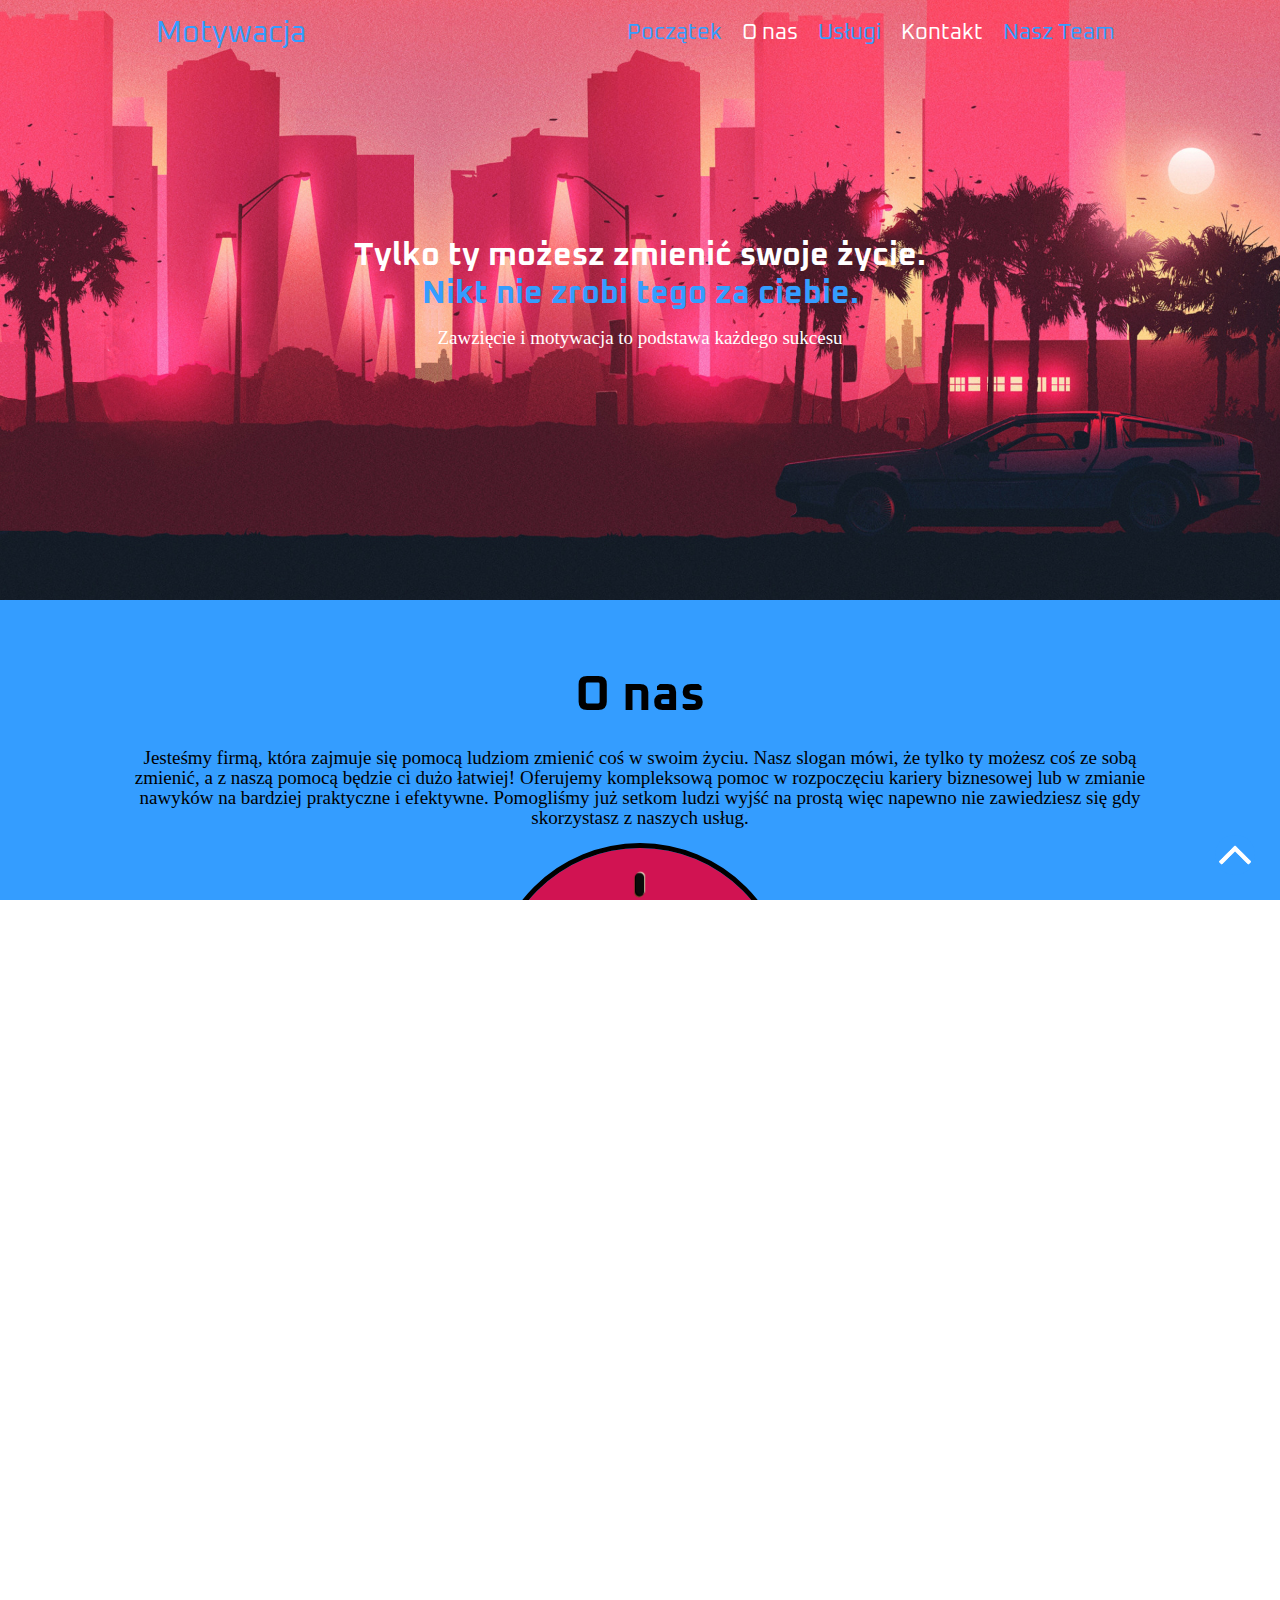
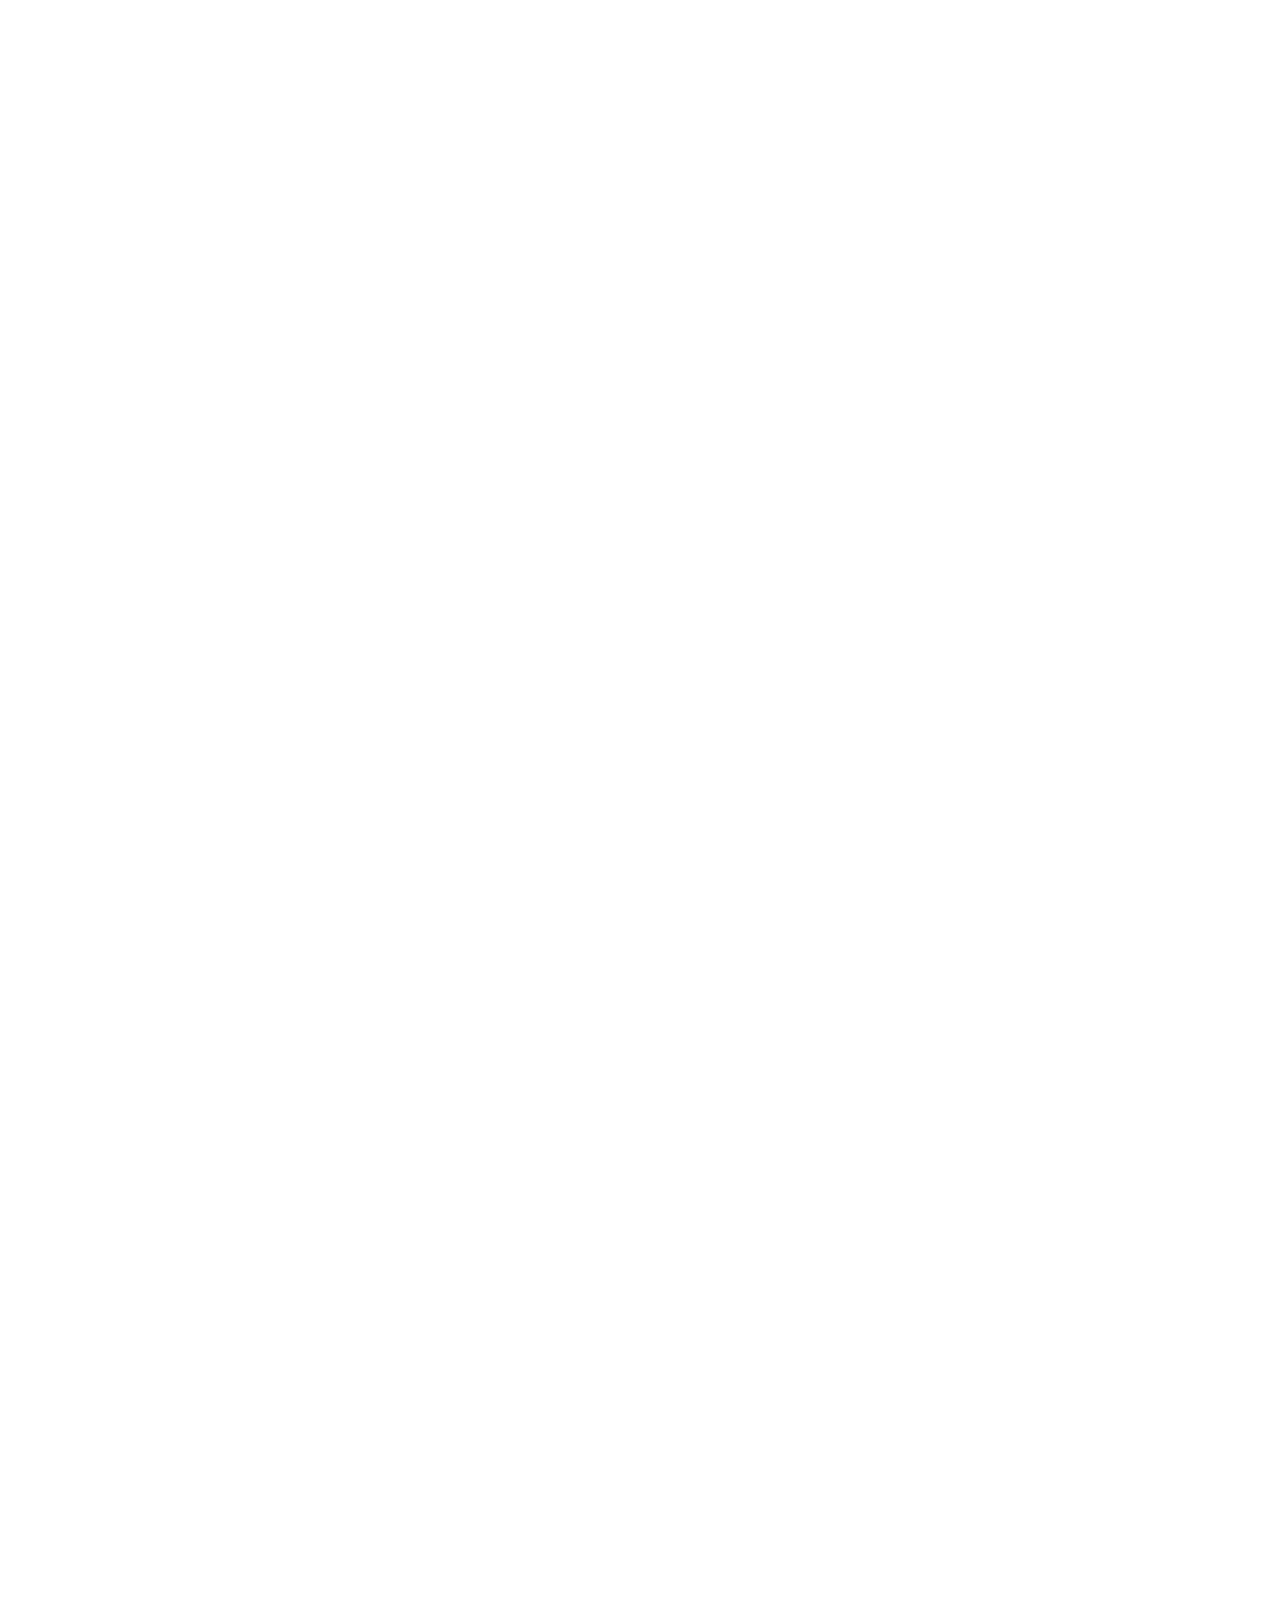
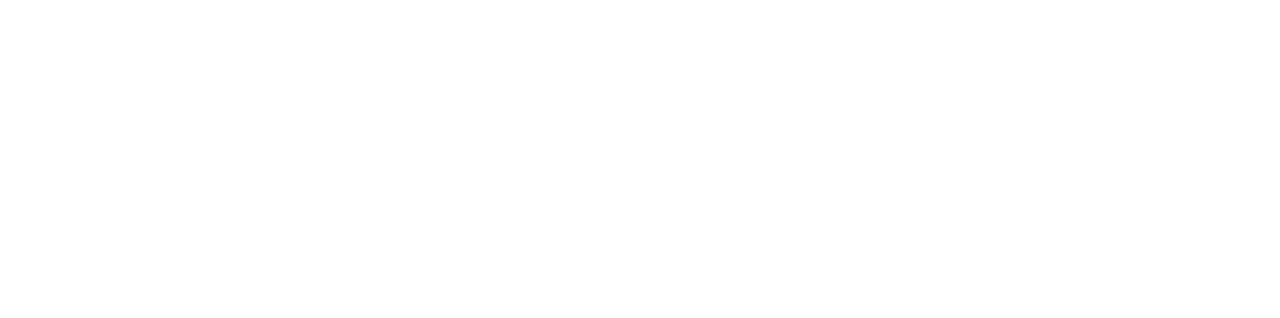
<file: wseiprojekt/index.html>
<!DOCTYPE html>
<html lang="en">
<head>
	<meta charset="UTF-8">
	<meta name="viewport" content="width=device-width, initial-scale=1.0"/>
	<title>projekt</title>
	<link rel="stylesheet" href="style.css">
</head>
<body>

<div class="main_container" id="home">
	
	<div class="navbar">
		<div class="logo">
			<a href="#">Motywacja</a>
		</div>
		<div class="navbar_items">
			<ul>
				<li><a href="#" style="color: #349dff;">Początek</a></li>
				<li><a href="#about">O nas</a></li>
				<li><a href="#services" style="color: #349dff;">Usługi</a></li>
				<li><a href="#contactus">Kontakt</a></li>
				<li><a href="#ourteam" style="color: #349dff;">Nasz Team</a></li>
			</ul>
		</div>
	</div>

	<div class="banner_image">
		<div class="banner_content">
			<h1>Tylko ty możesz zmienić swoje życie.<br> <span>Nikt nie zrobi tego za ciebie.<span></h1>
			<p>Zawzięcie i motywacja to podstawa każdego sukcesu</p>
		</div>	
	</div>

	<div class="about" id="about">
		<h1 class="title">O nas</h1>
		<div id="about_photo"> <p>Jesteśmy firmą, która zajmuje się pomocą ludziom zmienić coś w swoim życiu. Nasz slogan mówi, że tylko ty możesz coś ze sobą zmienić, a z naszą pomocą będzie ci dużo łatwiej! Oferujemy kompleksową pomoc w rozpoczęciu kariery biznesowej lub w zmianie nawyków na bardziej praktyczne i efektywne. Pomogliśmy już setkom ludzi wyjść na prostą więc napewno nie zawiedziesz się gdy skorzystasz z naszych usług.</p></div>
		<img src="images/fist.png" alt="" style="width: 30%;" >
		<div class="btn"><a href="#">Motywacja</a></div>
	</div>

	<div class="services" id="services">
		<h1 class="title">Nasze usługi</h1>
		<p>Poniżej opisane są nasze usługi, z których możesz skorzystać pisząc do nas na e-mail. Skontaktujemy cię z naszym pracownikiem, który oceni twoje problemy i dobierze profesjonalną pomoc abyś mógł osiągnąć sukces i spełniać swoje marzenia.</p>
		<div class="diff_services">
			<div class="diff_services_item">
				<img src="images/ourservices1.jpg" alt="service_image">
				<h3 class="sub_title">Pomoc business coacha</h3>
				<p>Korzystając z pomocy naszego business coacha nauczysz się prowadzenia firmy, zwiększeniu swojej kreatywności, efektywności i pojęcia o biznesie.</p>
			</div>
			<div class="diff_services_item">
				<img src="images/ourservices2.jpg" alt="service_image">
				<h3 class="sub_title">Szkolenie psychologiczne</h3>
				<p>Korzystając ze szkolenia psychologicznego zapoznasz się z niuansami natury człowieka i polepszysz swój skill w rozumieniu ludzi i pracowaniu z nimi.</p>
			</div>
			<div class="diff_services_item">
				<img src="images/ourservices3.jpg" alt="service_image">
				<h3 class="sub_title">Zmiana problematycznych nawyków</h3>
				<p>Korzystając z tej usługi będziesz mógł rozmówić się z naszym specjalistą od daily routine, który zwiększy twoją codzienną efektywność.</p>
			</div>
		</div>
	</div>
	<div class="contactus" id="contactus">
		<h1 class="title">Skontaktuj się z nami</h1>
		<div class="form_wrapper">
			<div class="form_input">
				<input type="text" placeholder="Email">
			</div>
			<div class="form_input">
				<input type="text" placeholder="Temat">
			</div>
			<div class="form_input">
				<textarea placeholder="Zawartość"></textarea>
			</div>
			<div class="btn">
				<a href="#">Wyślij</a>
			</div>
		</div>
	</div>


	<div class="ourteam" id="ourteam">
		<h1 class="title">Nasza drużyna</h1>
		<div class="ourteam_wrapper">
			<div class="team-1 team">
				<div class="team_members" data-name="Nathan john"><img src="images/teammem1.jpg" alt="Team_Images"></div>
				<div class="team_members" data-name="Alyssa Healy"><img src="images/teammem2.jpg" alt="Team_Images"></div>
				<div class="team_members" data-name="Alec Stewart"><img src="images/teammem3.jpg" alt="Team_Images"></div>
			</div>
			<div class="team-2 team">
				<div class="team_members" data-name="Michael Rippon"><img src="images/teammem4.jpg" alt="Team_Images"></div>
				<div class="team_members" data-name="Meg Lanning"><img src="images/teammem5.jpg" alt="Team_Images"></div>
				<div class="team_members" data-name="Sophie Devine"><img src="images/teammem6.jpg" alt="Team_Images"></div>
			</div>
		</div>
	</div>	


	<div class="footer">
		<a href="#">© 2077 Kacper Mucha</a>
	</div>


	<div class="arrow">
		<a href="#home"><img src="images/arrow.png" alt="up_arrow"></a>
	</div>
</div>	
	
</body>
</html>
</file>
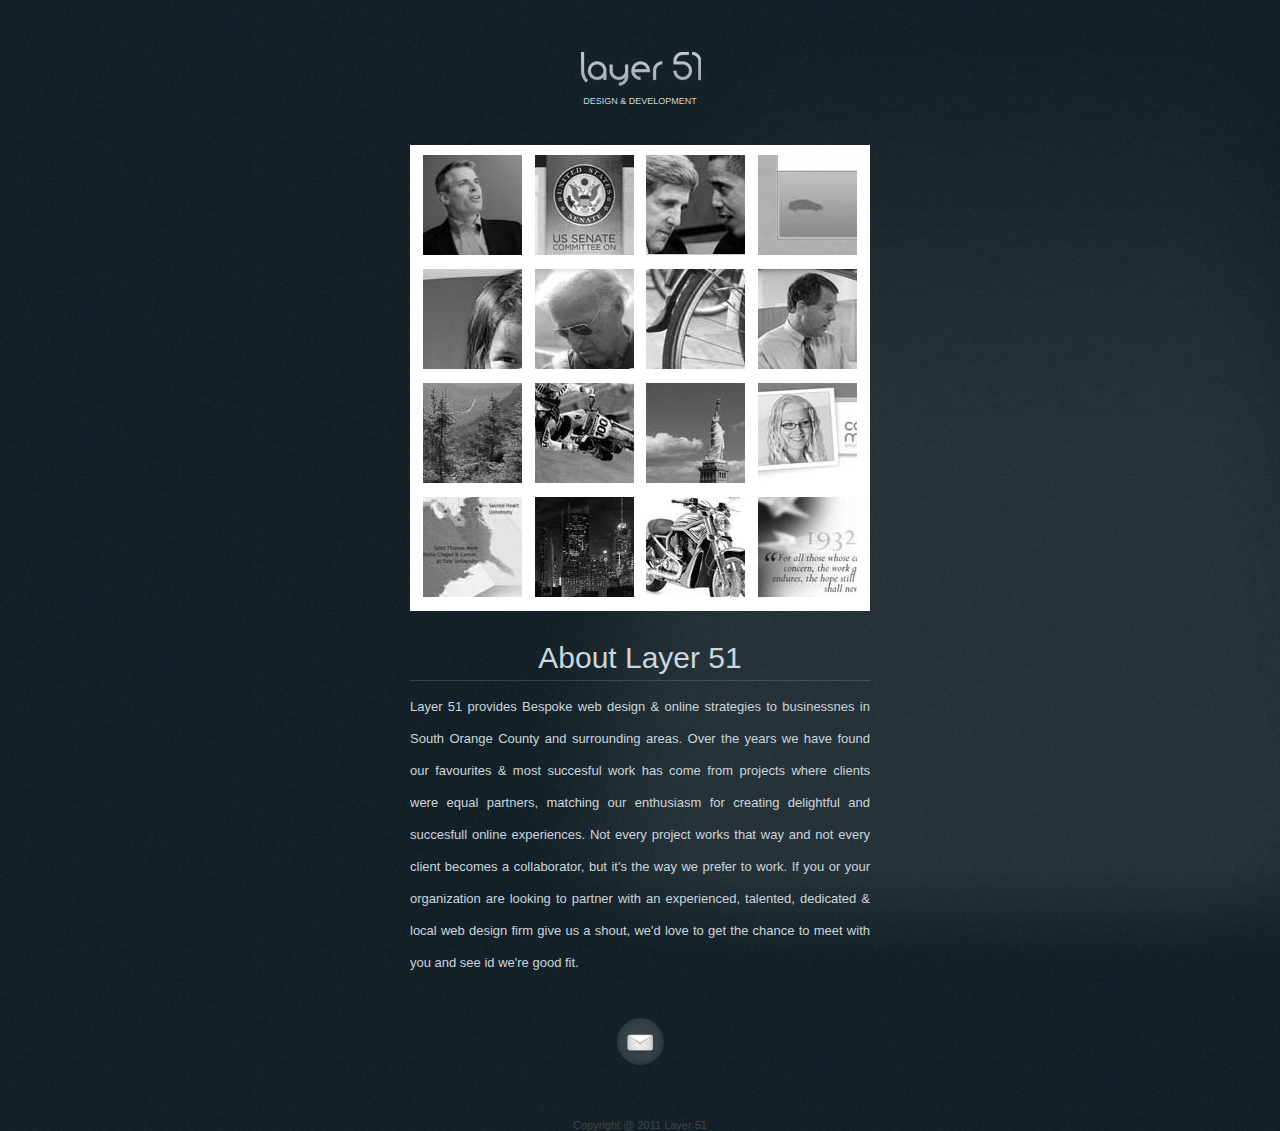
<file: wseiweb2/index.html>
<!DOCTYPE html>
<html lang="en">
<head>
    <meta charset="UTF-8">
    <meta http-equiv="X-UA-Compatible" content="IE=edge">
    <meta name="viewport" content="width=device-width, initial-scale=1.0">
    <title>Document</title>
    <link rel="stylesheet" href="style.css" />
</head>
<body>
    <main>
        <header>
            <img src="img/logo.jpg" alt="logo">
        </header>
        <div id="header2">
            <p>DESIGN & DEVELOPMENT</p>
        </div>
        <div id="img">
            <div id="row1">
                <div id="img1"><img src="img/zdjecia/1.jpg" alt="1"></div>
                <div id="img2"><img src="img/zdjecia/2.jpg" alt="2"></div>
                <div id="img3"><img src="img/zdjecia/3.jpg" alt="3"></div>
                <div id="img4"><img src="img/zdjecia/4.jpg" alt="4"></div>
            </div>
            <div id="row2">
                <div id="img1"><img src="img/zdjecia/5.jpg" alt="1"></div>
                <div id="img2"><img src="img/zdjecia/6.jpg" alt="2"></div>
                <div id="img3"><img src="img/zdjecia/7.jpg" alt="3"></div>
                <div id="img4"><img src="img/zdjecia/8.jpg" alt="4"></div>
            </div>
            <div id="row3">
                <div id="img1"><img src="img/zdjecia/9.jpg" alt="1"></div>
                <div id="img2"><img src="img/zdjecia/10.jpg" alt="2"></div>
                <div id="img3"><img src="img/zdjecia/11.jpg" alt="3"></div>
                <div id="img4"><img src="img/zdjecia/12.jpg" alt="4"></div>
            </div>
            
            <div id="row4">
                <div id="img1"><img src="img/zdjecia/13.jpg" alt="1"></div>
                <div id="img2"><img src="img/zdjecia/14.jpg" alt="2"></div>
                <div id="img3"><img src="img/zdjecia/15.jpg" alt="3"></div>
                <div id="img4"><img src="img/zdjecia/16.jpg" alt="4"></div>
            </div>
        </div>
        <div id="title">About Layer 51

        </div>
        <div id="titletext">
            Layer 51 provides Bespoke web design & online strategies to businessnes in South Orange County and surrounding areas. Over the years we have found our favourites & most succesful work has come from projects where clients were equal partners, matching our enthusiasm for creating delightful and succesfull online experiences. Not every project works that way and not every client becomes a collaborator, but it's the way we prefer to work. If you or your organization are looking to partner with an experienced, talented, dedicated & local web design firm give us a shout, we'd love to get the chance to meet with you and see id we're good fit.
        </div>
        <div id="mailicon">
            <img src="img/mail.png" alt="koperta">
        </div>
        <footer>Copyright @ 2011 Layer 51</footer> 
    </main>
</body>
</html>
</file>
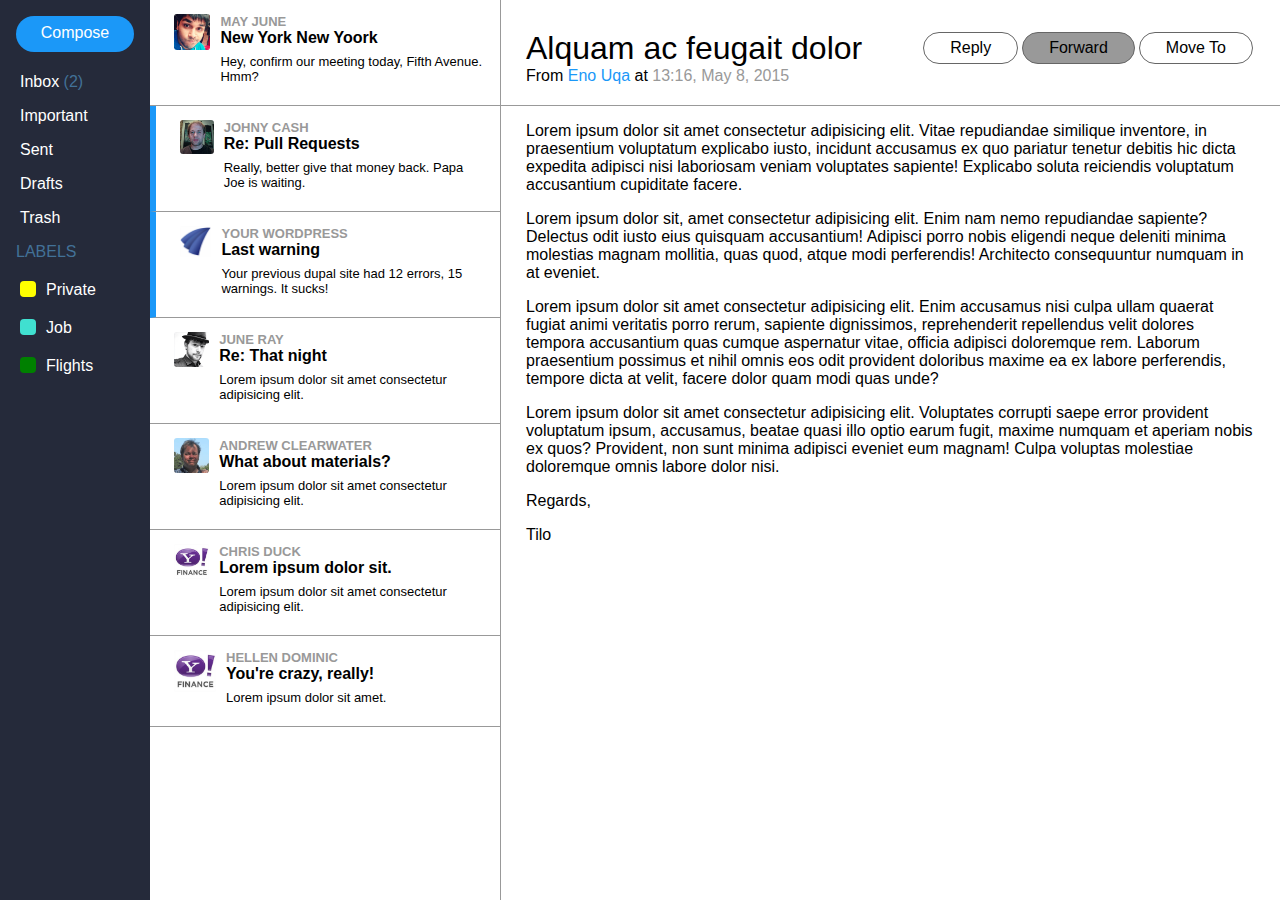
<file: wseiweb3/index.html>
<!DOCTYPE html>
<html lang="en">
<head>
    <meta charset="UTF-8">
    <meta http-equiv="X-UA-Compatible" content="IE=edge">
    <meta name="viewport" content="width=device-width, initial-scale=1.0">
    <title>Document</title>
    <link rel="stylesheet" href="style.css" />
</head>
<body>
    <main>
        <div id="menu">
            <div id="menuMenu">MENU</div>
            <div class="hoverHidden">
                <div class="composeBox">
                    <div id="compose">Compose</div>
                </div>
                <div id="menuText">
                    Inbox <span class="pow">(2)</span>
                    <p>Important</p>
                    <p>Sent</p>
                    <p>Drafts</p>
                    <p>Trash</p>
                </div>
                <div id="labels" class="pow">LABELS</div>
                <div id="labelPrivate" class="labelStyle">
                    <div id="yellowBox"class="labelBoxStyle"></div>
                    <div id="private" class="labelTextStyle">Private</div>
                </div>
                <div id="labelJob" class="labelStyle">
                    <div id="blueBox"class="labelBoxStyle"></div>
                    <div id="job" class="labelTextStyle">Job</div>
                </div>
                <div id="labelFlights" class="labelStyle" class="hoverHidden">
                    <div id="greenBox"class="labelBoxStyle"></div>
                    <div id="flights" class="labelTextStyle">Flights</div>
                </div>
            </div>
        </div>
        <div id="mailList">
            <div id="mail1">
                <div class="avatary"><img src="avatary/p5.png" alt="avatar1"></div>
                <div class="mailContent">
                    <div class="imie"><b>May June</b></div>
                    <div class="tytul"><b>New York New Yoork</b></div>
                    <div class="podglad">Hey, confirm our meeting today, Fifth Avenue. Hmm?</div>
                </div>
            </div>
            <div id="mail2">
                <div class="avatary"><img src="avatary/p4.png" alt="avatar2"></div>
                <div class="mailContent">
                    <div class="imie"><b>Johny Cash</b></div>
                    <div class="tytul"><b>Re: Pull Requests</b></div>
                    <div class="podglad">Really, better give that money back. Papa Joe is waiting.</div>
                </div>
            </div>
            <div id="mail3">
                <div class="avatary"><img src="avatary/p3.png" alt="avatar3"></div>
                <div class="mailContent">
                    <div class="imie"><b>Your wordpress</b></div>
                    <div class="tytul"><b>Last warning</b></div>
                    <div class="podglad">Your previous dupal site had 12 errors, 15 warnings. It sucks!</div>
                </div>
            </div>
            <div id="mail4">
                <div class="avatary"><img src="avatary/p2.png" alt="avatar4"></div>
                <div class="mailContent">
                    <div class="imie"><b>June Ray</b></div>
                    <div class="tytul"><b>Re: That night</b></div>
                    <div class="podglad">Lorem ipsum dolor sit amet consectetur adipisicing elit.</div>
                </div>
            </div>
            <div id="mail5">
                <div class="avatary"><img src="avatary/p1.png" alt="avatar5"></div>
                <div class="mailContent">
                    <div class="imie"><b>Andrew Clearwater</b></div>
                    <div class="tytul"><b>What about materials?</b></div>
                    <div class="podglad">Lorem ipsum dolor sit amet consectetur adipisicing elit.</div>
                </div>
            </div>
            <div id="mail6">
                <div class="avatary"><img src="avatary/p6.png" alt="avatar6"></div>
                <div class="mailContent">
                    <div class="imie"><b>Chris Duck</b></div>
                    <div class="tytul"><b>Lorem ipsum dolor sit.</b></div>
                    <div class="podglad">Lorem ipsum dolor sit amet consectetur adipisicing elit.</div>
                </div>
            </div>
            <div id="mail7">
                <div class="avatary"><img src="avatary/p6.png" alt="avatar7"></div>
                <div class="mailContent">
                    <div class="imie"><b>Hellen dominic</b></div>
                    <div class="tytul"><b>You're crazy, really!</b></div>
                    <div class="podglad">Lorem ipsum dolor sit amet.</div>
                </div>
            </div>
        </div>
        <div id="displayedMail">
            <header>
                <div id="leftSide">
                    <div id="headerText">Alquam ac feugait dolor</div>
                    <div id="headerInfo">From <span class="pow2">Eno Uqa</span> at <span class="pow3">13:16, May 8, 2015</span></div>
                </div>
                <div id="rightSide">
                    <div id="boxes">
                        <div id="reply" class="boxesClass">Reply</div>
                        <div id="forward" class="boxesClass">Forward</div>
                        <div id="moveTo" class="boxesClass">Move To</div>
                    </div>
                </div>
            </header>
            <div id="displayedMailContent">
                <p>Lorem ipsum dolor sit amet consectetur adipisicing elit. Vitae repudiandae similique inventore, in praesentium voluptatum explicabo iusto, incidunt accusamus ex quo pariatur tenetur debitis hic dicta expedita adipisci nisi laboriosam veniam voluptates sapiente! Explicabo soluta reiciendis voluptatum accusantium cupiditate facere.</p>
                <p>Lorem ipsum dolor sit, amet consectetur adipisicing elit. Enim nam nemo repudiandae sapiente? Delectus odit iusto eius quisquam accusantium! Adipisci porro nobis eligendi neque deleniti minima molestias magnam mollitia, quas quod, atque modi perferendis! Architecto consequuntur numquam in at eveniet.</p>
                <p>Lorem ipsum dolor sit amet consectetur adipisicing elit. Enim accusamus nisi culpa ullam quaerat fugiat animi veritatis porro rerum, sapiente dignissimos, reprehenderit repellendus velit dolores tempora accusantium quas cumque aspernatur vitae, officia adipisci doloremque rem. Laborum praesentium possimus et nihil omnis eos odit provident doloribus maxime ea ex labore perferendis, tempore dicta at velit, facere dolor quam modi quas unde?</p>
                <p>Lorem ipsum dolor sit amet consectetur adipisicing elit. Voluptates corrupti saepe error provident voluptatum ipsum, accusamus, beatae quasi illo optio earum fugit, maxime numquam et aperiam nobis ex quos? Provident, non sunt minima adipisci eveniet eum magnam! Culpa voluptas molestiae doloremque omnis labore dolor nisi.</p>
                <p>Regards,</p>
                <p>Tilo</p>
            </div>
        </div>
    </main>
</body>
</html>
</file>
<file: wseiprojekt/style.css>
@import url('https://fonts.googleapis.com/css2?family=Stint+Ultra+Condensed&display=swap');
@import url('https://fonts.googleapis.com/css2?family=Oxanium:wght@800&display=swap');
html, 
body {
    width: 100%;
    height: 100%;
    margin: 0;
    padding: 0;
    overflow-x: hidden; 
}

*{
	margin: 0;
	padding: 0;
	box-sizing: border-box;
	outline: none;
	list-style: none;
	text-decoration: none;
	
}

h1.title{
	margin-bottom: 20px;
	color: #000000;
	font-family: 'Oxanium', cursive;
	font-size: 50px;
	word-spacing: 0px;
	letter-spacing: 0px;
}
.ourteam h1,
.services h1 {
    color: white;
}
p{
	margin-bottom: 15px;
	font-size: 19px;
	line-height: 20px;
	color: #ffffff;
}

.btn a {
    width: 180px;
    height: 35px;
    line-height: 35px;
    border: 3px solid #d11353;
    color: #d11353;
    display: block;
    margin: 25px auto 0;
    text-align: center;
    font-family: 'Oxanium', cursive;
}

.main_container{
	position: relative;
}
.navbar{
	width: 100%;
	height: 65px;
	position: absolute;
	display: flex;
	justify-content: space-around;
	align-items: center;
    
    
    
}

.logo a{
	font-family: 'Oxanium', cursive;
	font-size: 30px;
	color: #349dff;
}

.navbar_items ul{
	display: flex;
    font-family: 'Oxanium', cursive;
    font-size: 22px;
}

.navbar_items ul li{
	margin: 0 10px;
}

.navbar_items ul li a{
	
	color: #fff;
}
.about img {
	max-height: 300;
	max-width: 300px;
	min-height: 200px;
	min-width: 200px;
	color: #111;
	border-radius: 50%;
	shape-outside: ellipse();
	background: #d11352;
	background-clip: content-box;
	border: 5px solid rgb(0, 0, 0);
	display: inline-block
	
	
}

.banner_image{
	background: url('images/masno.png') no-repeat bottom center;
	background-size: cover;
	width: 100%;
	height: 600px;
	display: flex;
	justify-content: center;
	align-items: center;
}

.banner_content{
	text-align: center;
	color: rgb(255, 255, 255);
    
}

.banner_content h1{
	
	line-height: 38px;
	margin-bottom: 15px;
    font-family: 'Oxanium', cursive;
}

.banner_content h1 span{
	color: #349dff;
}



.about,
.services,
.contactus,
.ourteam{
	text-align: center;
	padding: 5% 10%;
}
.contactus, .about {
    background: #349dff;
}
.about p {
    color: black;
}
.services p,
.contactus p,
.ourteam p {
    color: rgb(255, 255, 255);
}

.services{
	background: #d11353;
}
.services h3 {
    
    font-family: 'Oxanium', cursive;
}
.diff_services {
    margin-top: 35px;
    display: flex;
	flex-direction: row;
	justify-content: space-between;
}

.diff_services .diff_services_item {
    width: 30%;
}

.diff_services .diff_services_item img {
    width: 100%;
    margin-bottom: 25px;
}

.diff_services .diff_services_item h3 {
    color: #349dff;
    margin-bottom: 15px;
}


::placeholder {
    color: white;
    font-family: 'Oxanium';
}
.form_wrapper .form_input{
	margin-bottom: 15px;
    background: transparent;
}

.form_wrapper .form_input input[type="text"]{
	width: 250px;
	padding: 12px 20px; 
	border: 1px solid rgb(255, 255, 255);
    background: transparent;
    color: white;
}

.form_wrapper .form_input textarea{
	width: 250px;
	padding: 12px 20px; 
	height: 80px;
	resize: none;
	border: 1px solid  rgb(255, 255, 255);
    background: transparent;
    color: white;
}
textarea {
    font-family: Arial, Helvetica, sans-serif;
    color: white;
}

.ourteam{
	background: #d11353;
}

.ourteam_wrapper{
	display: flex;
	flex-direction: column;
}

.ourteam_wrapper .team{
	display: flex;
	justify-content: space-between;
}

.ourteam_wrapper .team-1.team{
	margin-bottom: 25px;
}

.ourteam_wrapper .team_members{
	width: 30%;
	height: auto;
	cursor: pointer;
	overflow: hidden;
	position: relative;
}

.ourteam_wrapper .team_members img{
	display: block;
	width: 100%;
	height: auto;
	transition: all 0.5s ease;
}

.ourteam_wrapper .team_members:hover img{
	transform: scale(1.1);
}


.footer{
	width: 100%;
	text-align: center;
	background: #000000;
	padding: 20px 0;
}

.footer a{
	color: #fff;
}



@media (max-width: 720px){
	.navbar{
		height: auto;
		flex-direction: column;
	}
	.services {
		padding: 2% ;
	}
	.diff_services_item h3{
	font-size: 15px;
	}
	.logo{
		margin-bottom: 15px;
	}

	.navbar_items ul{
		flex-direction: column;
		text-align: center;
	}

	.navbar_items ul li{
		margin-bottom:1px;
	}

	.banner_content{
		margin-top: 40%;
	}
    .banner_image{
		
		background: url('images/masno.png') no-repeat right -450px bottom -90px;
    }
    
    
}

.arrow{
	position: fixed;
	bottom: 25px;
	right: 25px;
	width: 40px;
	height: 40px;
	line-height: 50px;
	text-align: center;
	cursor: pointer;
	border-radius: 50%;
    background: url('images/arrow.png'), #349dff; ;
    background-size: 80% ;
    background-repeat: no-repeat;
    background-position: center;
	
}
</file>
<file: wseiweb2/style.css>
body {
    margin: 0;
    display: flex;
    justify-content: center;
    background-image: url("img/tlo.png");
    font-family: Arial, Helvetica, sans-serif;
    background-size: cover;
    background-repeat: no-repeat;
}
main {
    width: 460px;
}
header {
    display: flex;
    justify-content: center;
    padding-top: 50px;
}
#header2 {
    display: flex;
    justify-content: center;
    font-size: 9px;
    color: #cbd6df;
    padding-bottom: 30px;
}
#img {
    padding-bottom: 10px;
    padding-top: 10px;
    background-color: #fff;
}
#row1 {
    display: flex;
    justify-content: space-evenly;
}
#row2 {
    display: flex;
    justify-content: space-evenly;
    padding-top: 10px;
}
#row3 {
    padding-top: 10px;
    display: flex;
    justify-content: space-evenly;
}
#row4 {
    padding-top: 10px;
    display: flex;
    justify-content: space-evenly;
}
#title {
    display: flex;
    justify-content: center;
    color: #cbd6df;
    font-size: 30px;
    padding-top: 30px;
    padding-bottom: 5px;
    border-bottom: 1px solid #cbd6df2f;
}
#titletext {
    padding-top: 10px;
    color: #cbd6df;
    font-size: 13px;
    line-height: 32px;
    text-align: justify;
}
.a {
    color: #c5cbcf;
    
}


footer {
    display: flex;
    justify-content: center;
    font-size: 11px;
    color: #444;
    padding-top: 50px;
}
#mailicon {
    display: flex;
    justify-content: center;
    padding-top: 35px;
}
.a:hover {
    color: #819791;
}
</file>
<file: wseiweb3/style.css>
body {
    margin: 0px;
    width: 100%;
    font-family: Arial, Helvetica, sans-serif;
}
main {
    display: grid;
    grid-template-areas: 
        "menu"
        "mailList"
        "displayedMail";
}
#menu {
    grid-area: menu;
    height: 50px;
    width: 100%;
    background-color: #252a3a;
    /* position: static; */
}
#menuMenu {
    color: #1b98f8;
    display: block;
    text-align: right;
    width: auto;
    padding-top: 5px;
    padding-right: 5px;
}
#compose {
    margin-top: 0px;
    padding-top: 10px;
}
#composeBox {
    padding-top: 25px;
    display: flex;
    justify-content: center;
}
#compose {
    background-color: #1B98F8;
    color: #fff;
    font-size: 16px;
    margin: 16px;
    padding: 8px 16px;
    border-radius: 20px;
    height: 20px;
    display: flex;
    justify-content: center;
}
.pow {
    color: #427197;
}
#menuText {
    color: #fff;
    font-size: 16px;
    padding-top: 5px;
    padding-left: 20px;
}
#labels {
    margin: 16px;
}
.labelStyle {
    display: flex;
    margin: 20px;
}
.labelTextStyle {
    padding-left: 10px;
    color: #fff;
}
.labelBoxStyle {
    border-radius: 4px;
    height: 16px;
    width: 16px;
}
#yellowBox {
    background-color: yellow;
}
#blueBox {
    background-color: turquoise;
}
#greenBox {
    background-color: green;
}
.hoverHidden {
    background-color: #252a3a;
    position: relative;
    display: none;
}
#menu:hover .hoverHidden {
    display: block;
    height: 400px;
}
#compose {
    margin-left: 120px;
    margin-right: 120px;
}
#mailList {
    grid-area: ;
    width: 100%;
    overflow: unset;
}
#mail1 {
    display: flex;
    padding: 14px 16px;
    border-bottom: 1px solid #999;
}
#mail1:hover {
    background-color: #eee;
}
#mail2 {
    display: flex;
    padding: 14px 16px;
    border-left: 6px solid #1B98F8;
    border-bottom: 1px solid #999;
}
#mail3 {
    display: flex;
    padding: 14px 16px;
    border-left: 6px solid #1B98F8;
    border-bottom: 1px solid #999;
}
#mail4 {
    display: flex;
    padding: 14px 16px;
    border-bottom: 1px solid #999;
}
#mail5 {
    display: flex;
    padding: 14px 16px;
    border-bottom: 1px solid #999;
}
#mail6 {
    display: flex;
    padding: 14px 16px;
    border-bottom: 1px solid #999;
}
#mail7 {
    display: flex;
    padding: 14px 16px;
    border-bottom: 1px solid #999;
}
.avatary {
    margin-left: 8px;
    height: 42px;
    width: 42px;
}
.avatary img {
    width: 100%;
    height: auto;
    border-radius: 3px;
}
.mailContent {
    padding-left: 10px;
}
.imie {
    font-size: 13px;
    color: #999;
    text-transform: uppercase;
}
.tytul {
    font-size: 16px;
    color: black;
}
.podglad {
    font-size: 13px;
    color: black;
    margin: 7px 0;
}
#displayedMail {
    grid-area: displayedMail;
    width: 100%;
    overflow: unset;
}
#displayedMailContent {
    padding-right: 25px;
}
header {
    padding-top: 30px;
    padding-left: 25px;
    padding-right: 25px;
    padding-bottom: 20px;
    border-bottom: 1px solid #999;
    display: flex;
    justify-content: space-between;
}
#headerText {
    font-size: 32px;
    color: black;
}
#headerInfo {
    font-size: 16px;
}
.pow2 {
    color: #1b98f8;
}
.pow3 {
    color: #999;
}
#boxes {
    display: flex;
    justify-content: center;
    flex-wrap: wrap;
}
.boxesClass {
    margin: 2px;
    padding: 6px 26px;
    border-radius: 16px;
    border: 1px solid #666;
}
#forward {
    background-color: #999;
}
#displayedMailContent {
    font-size: 16px;
    margin: 16px 0;
    padding-left: 25px;
}
@media screen and (min-width: 639px) {
    main {
        display: grid;
        width: 100vw;
        height: 100vh;
        grid-template-areas: 
            "menu mailList"
            "menu displayedMail";
    }
    #menu {
        grid-area: menu;
        width: 150px;
        height: 100%;
        background-color: #252a3a;
    }
    #menuMenu {
        display: none;
    }
    .hoverHidden {
        background-color: #252a3a;
        position: relative;
        display: block;
    }
    #composeBox {
        padding-top: 25px;
    }
    #compose {
        margin: 16px;
        padding: 8px 16px;
    }
    #mailList {
        float: left;
        overflow: scroll;
    }
    #displayedMail {
        float: left;
        overflow: scroll;
    }
}
@media screen and (min-width: 1200px) {    
    body {
        margin: 0px;
    }
    main{
        display: grid;
        width: 100vw;
        height: 100vh;
        grid-template-areas: 
            "menu mailList displayedMail";
    }
    #menu {
        grid-area: menu;
        width: 150px;
        height: 100%;
        background-color: #252a3a;
    }
    #menuMenu {
        display: none;
    }
    .hoverHidden {
        background-color: #252a3a;
        position: relative;
        display: block;
    }
    #composeBox {
        padding-top: 25px;
    }
    #compose {
        margin: 16px;
        padding: 8px 16px;
    } 
    #mailList {
        grid-area: mailList;
        width: 350px;
        height: 100%;
        border-right: 1px solid #999;
        float: left;
        overflow: scroll;
    }  
    #displayedMail {
        grid-area: displayedMail;
        float: left;
        overflow: scroll;
    }
}
</file>
